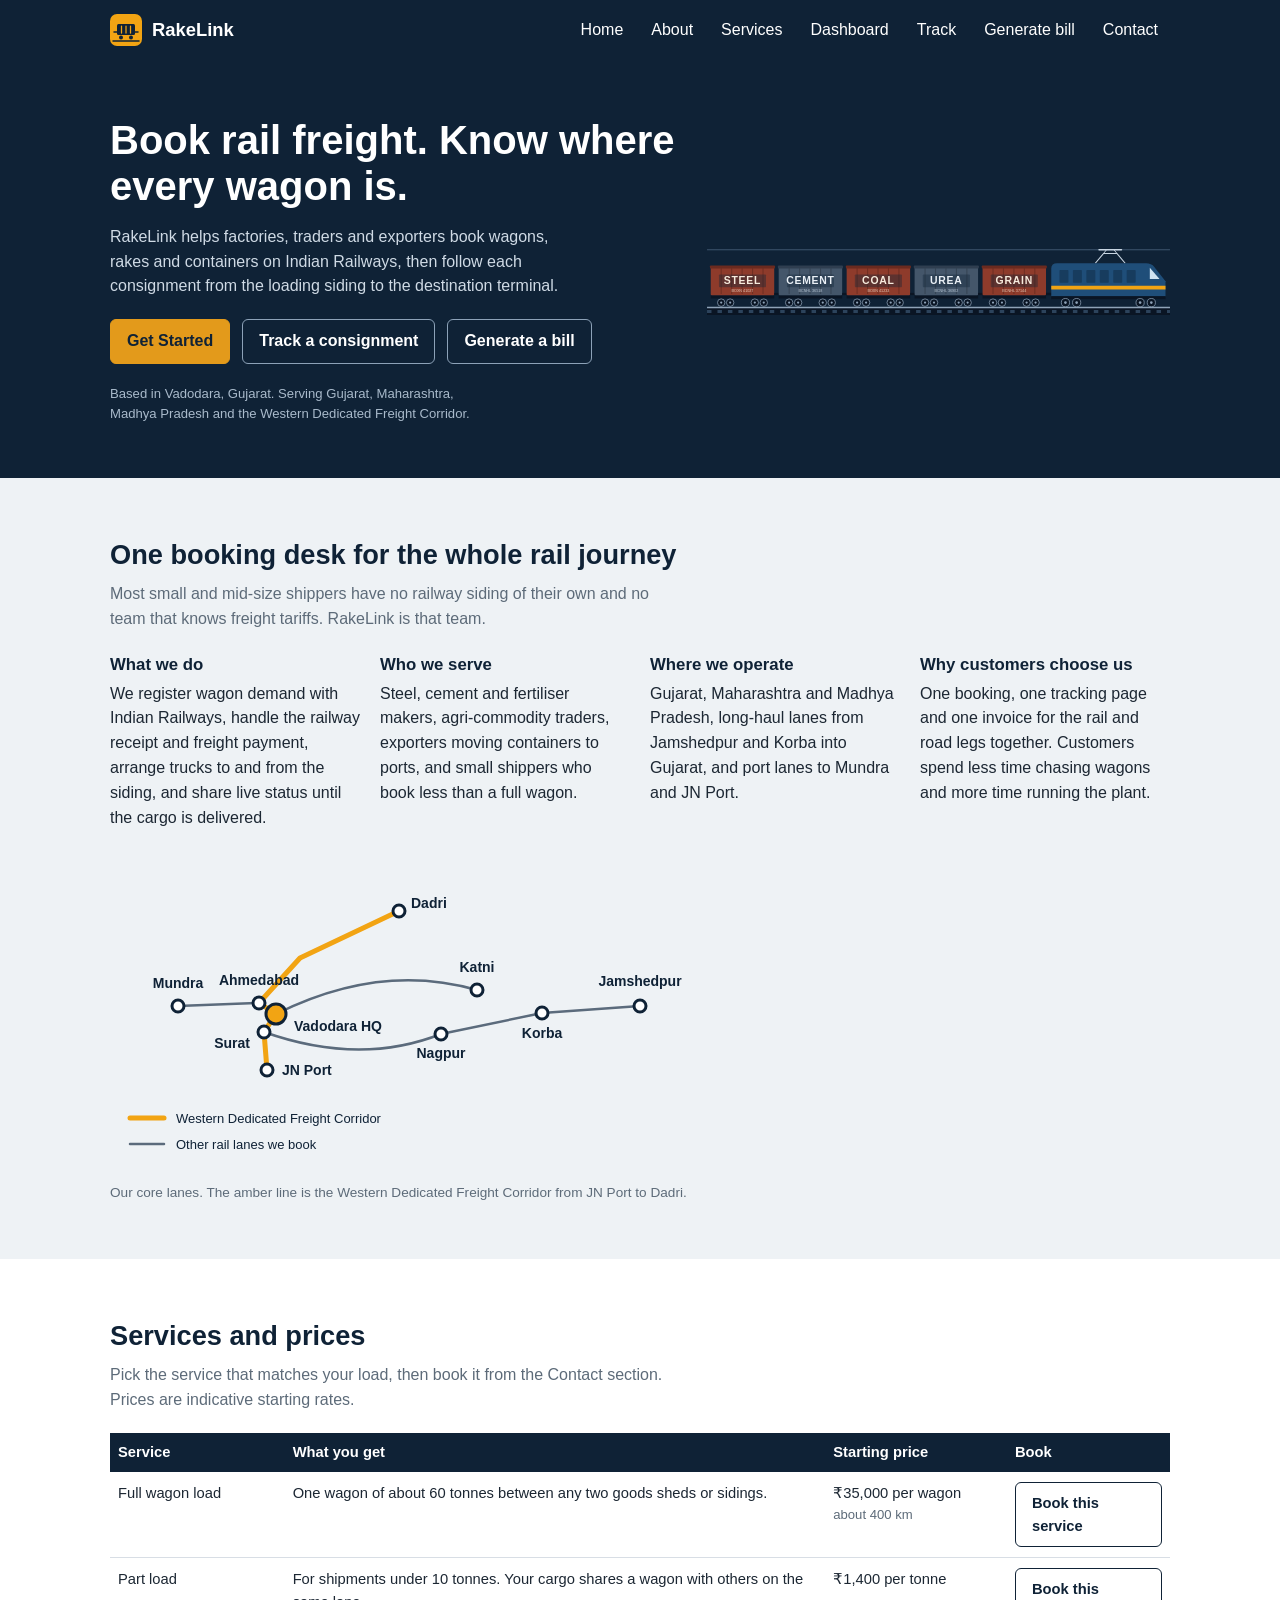
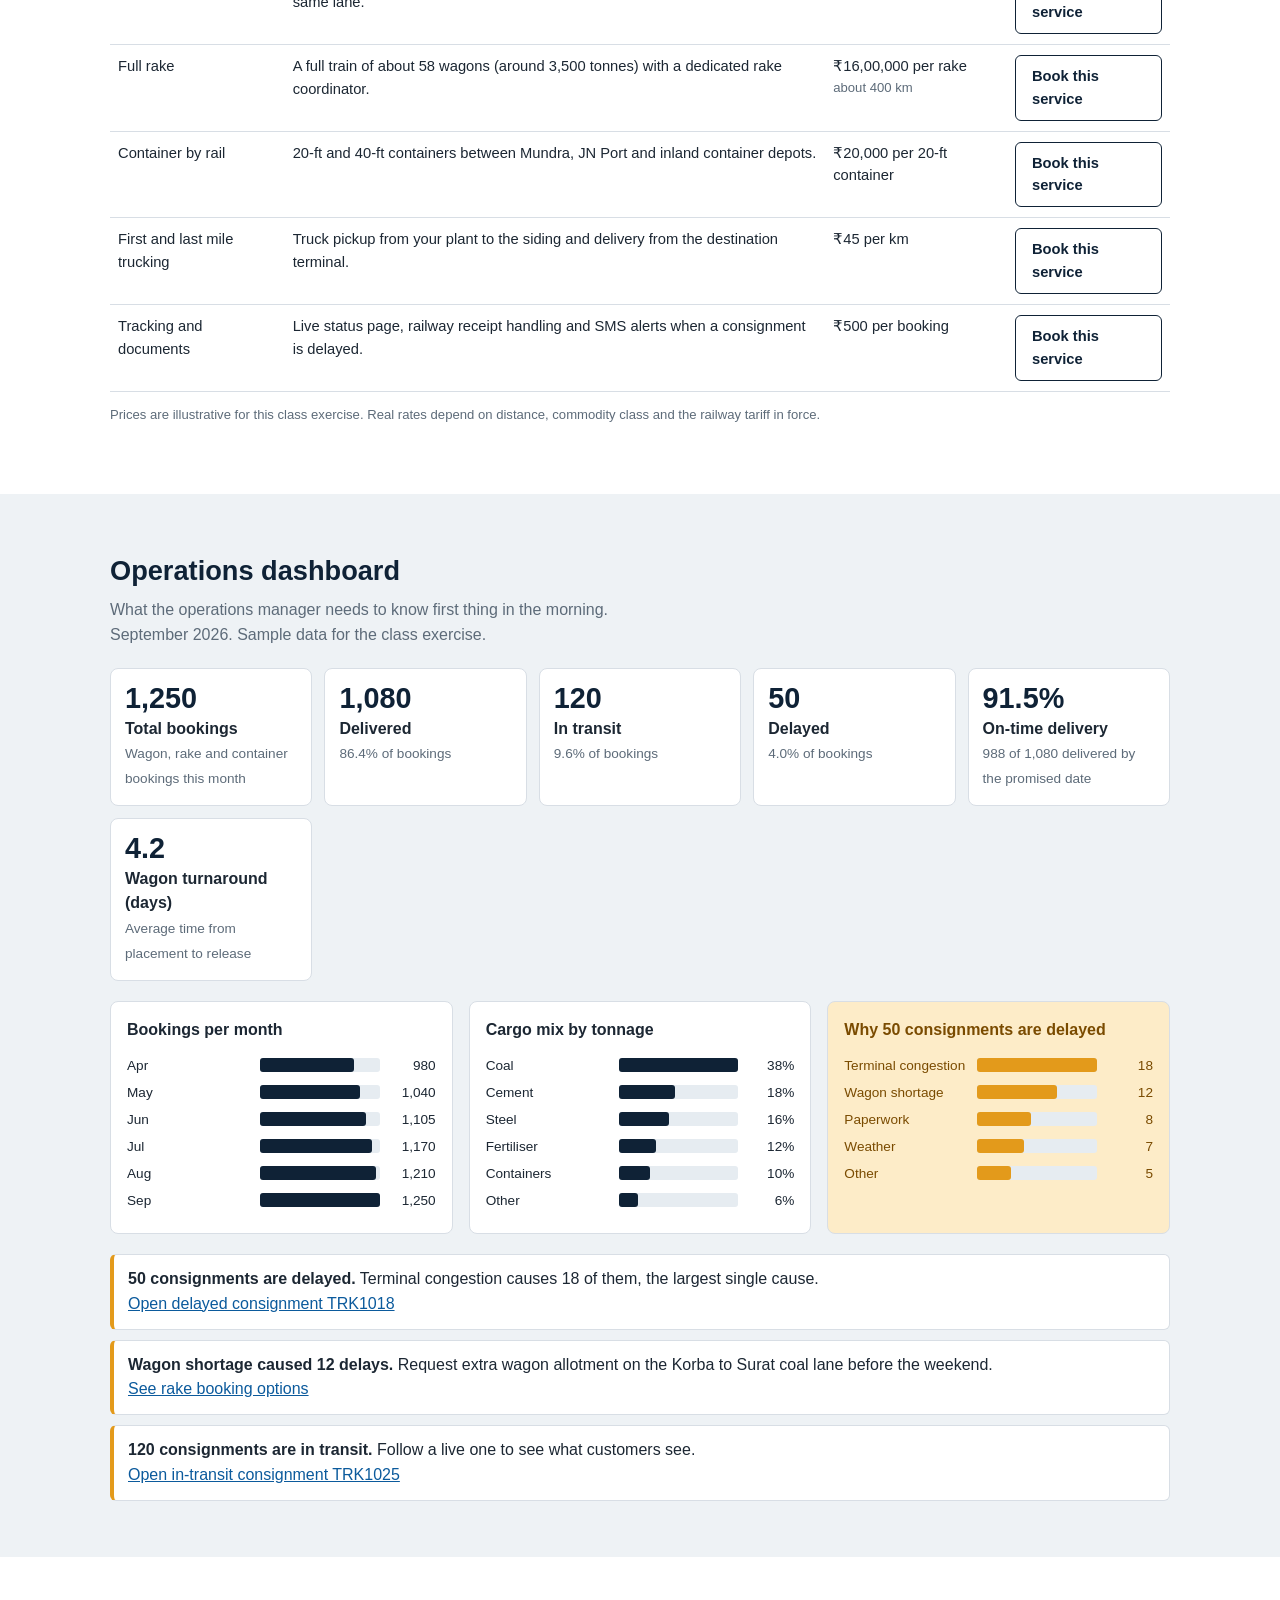
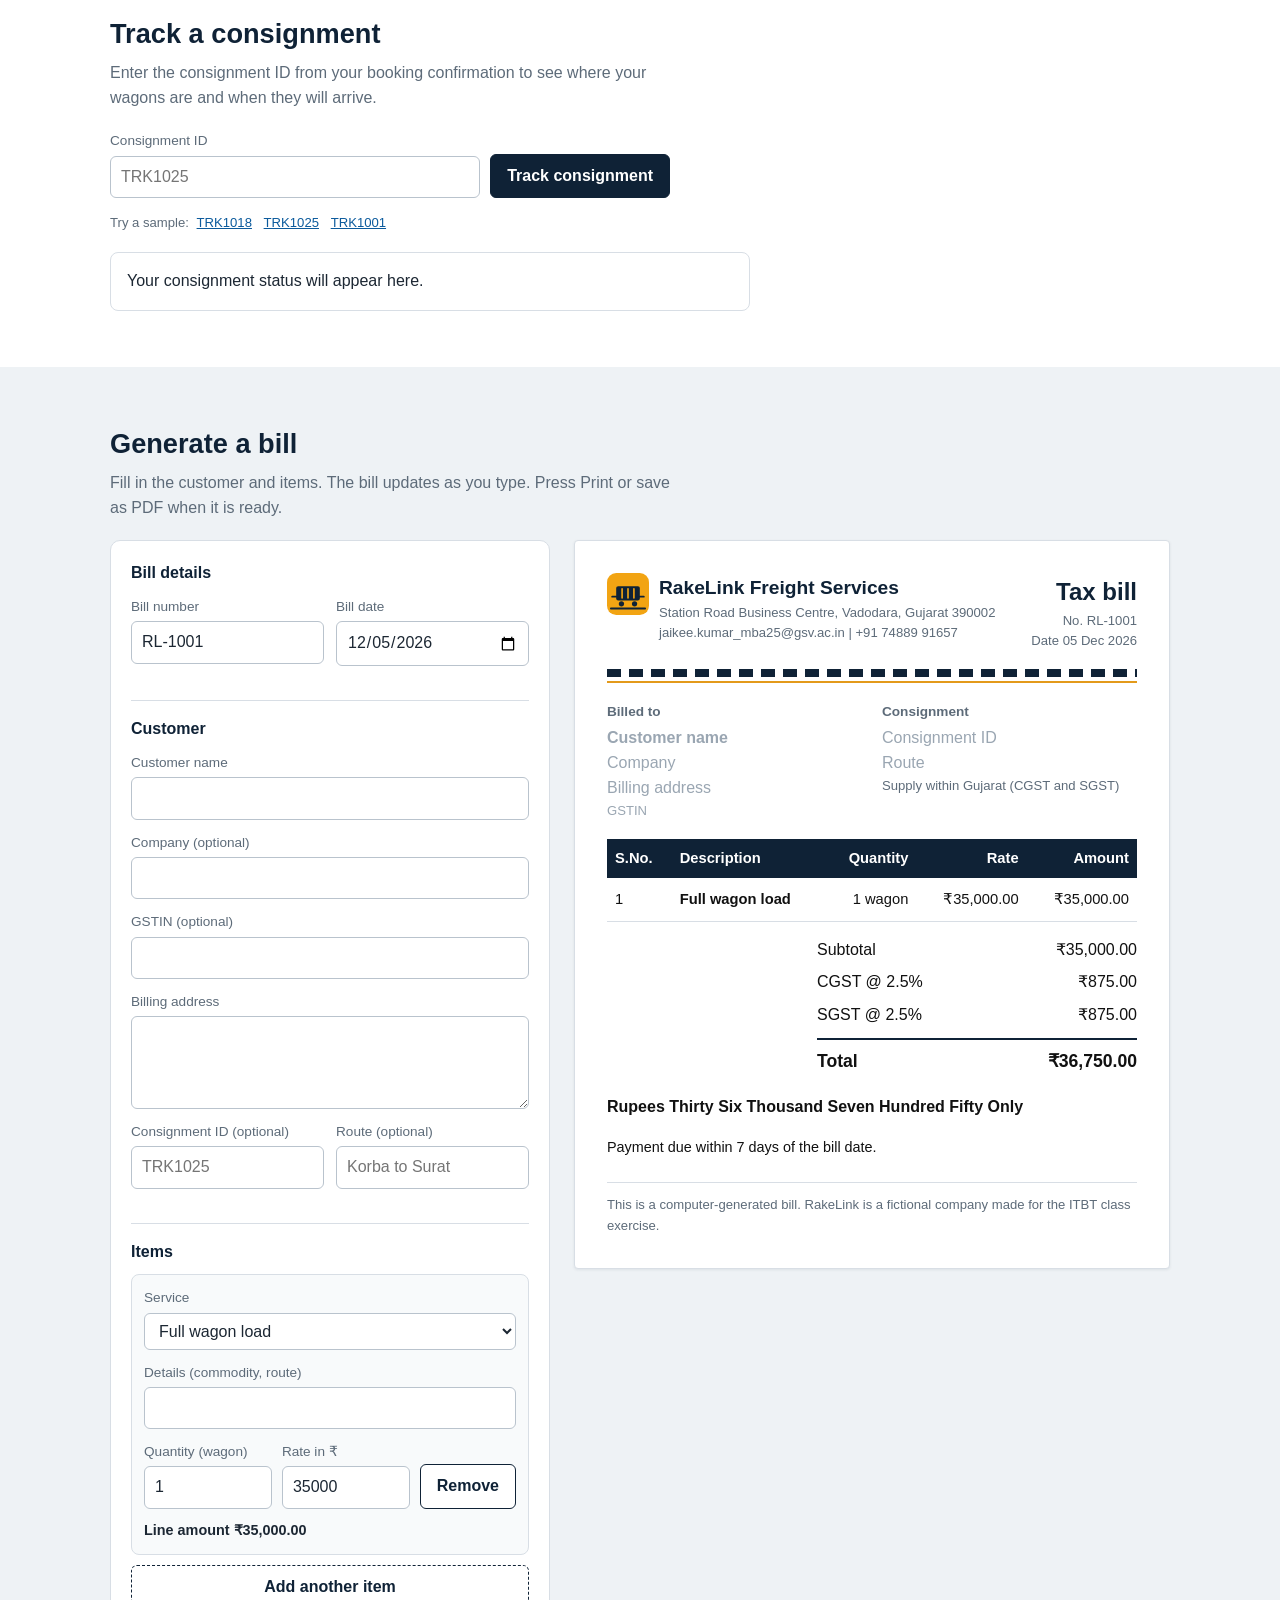
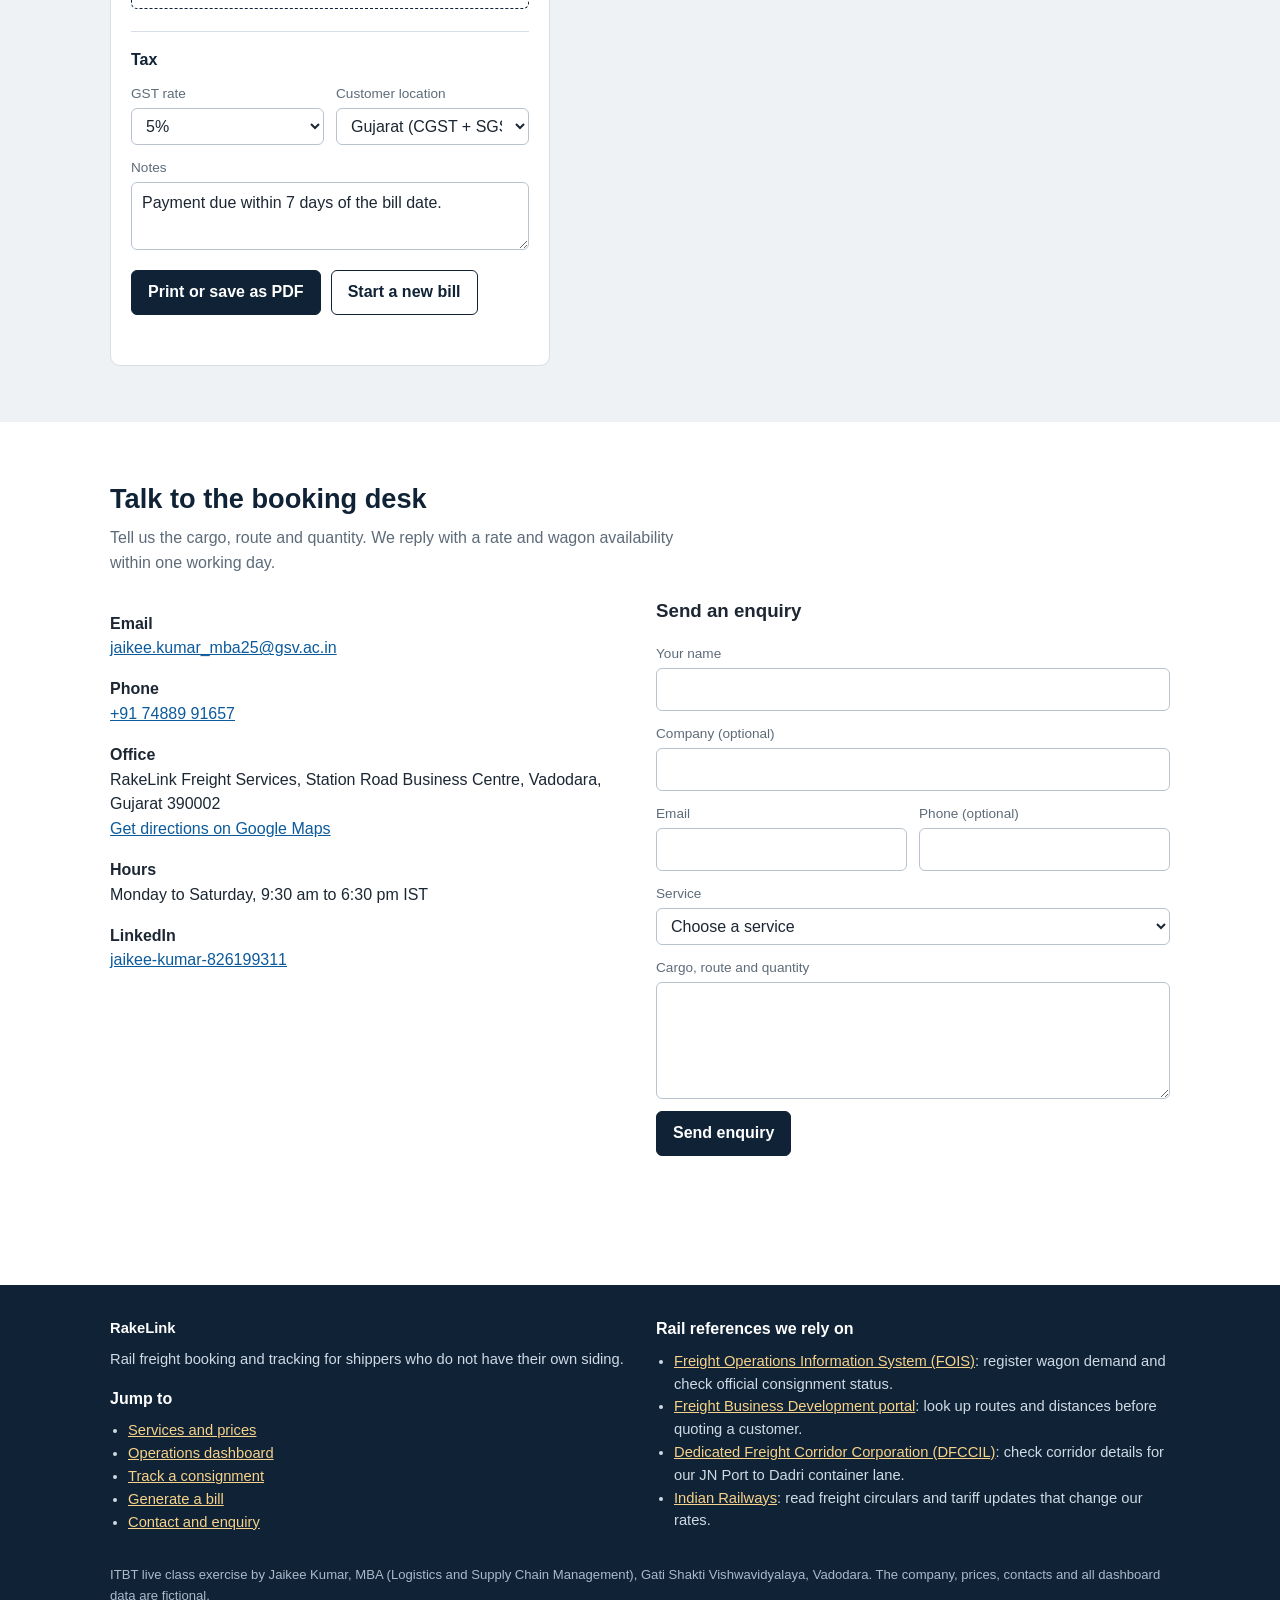
<file: index.html>
<!DOCTYPE html>
<html lang="en">
<head>
<meta charset="utf-8">
<meta name="viewport" content="width=device-width, initial-scale=1">
<meta name="description" content="RakeLink books wagons, rakes and containers on Indian Railways and tracks every consignment from the loading siding to the destination terminal.">
<meta name="theme-color" content="#0F2236">
<title>RakeLink | Rail freight booking and tracking</title>
<link rel="icon" href="images/logo.svg">
<style>
:root{--navy:#0F2236;--amber:#E39A1B;--ink:#1c2733;--muted:#5d6b79;--line:#d8dee5;--bg:#eef2f5}
*{box-sizing:border-box}
html{scroll-behavior:smooth;scroll-padding-top:72px}
@media(prefers-reduced-motion:reduce){html{scroll-behavior:auto}}
body{margin:0;font:16px/1.55 "Segoe UI",Roboto,Helvetica,Arial,sans-serif;color:var(--ink);background:#fff}
img{max-width:100%;height:auto}
a{color:#0b5a9c}
.skip{position:absolute;left:-999px}.skip:focus{left:8px;top:8px;background:#fff;padding:8px;z-index:9}
.wrap{max-width:1100px;margin:auto;padding:0 20px}
section{padding:56px 0}
.alt{background:var(--bg)}
section h2{font-size:1.7rem;margin:0 0 6px;color:var(--navy)}
.lead{color:var(--muted);margin:0 0 20px;max-width:65ch}
.small{font-size:.82rem;color:var(--muted)}
/* header */
.site-head{position:sticky;top:0;z-index:5;background:var(--navy)}
.site-head .in{max-width:1100px;margin:auto;padding:10px 20px;display:flex;align-items:center;justify-content:space-between;gap:12px;flex-wrap:wrap}
.brand{display:flex;align-items:center;gap:10px;color:#fff;text-decoration:none;font-weight:700;font-size:1.15rem}
.brand img{height:32px;width:auto}
nav{display:flex;gap:4px;flex-wrap:wrap}
nav a{color:#fff;text-decoration:none;padding:8px 12px;border-radius:6px}
nav a:hover{background:#1b3a58}
.menu{display:none;font:inherit;color:#fff;background:none;border:1px solid #5b7189;border-radius:6px;padding:6px 14px;cursor:pointer}
@media(max-width:800px){.menu{display:block}nav{display:none;width:100%;flex-direction:column}nav.open{display:flex}}
/* hero */
.hero{background:var(--navy);color:#fff;padding:56px 0 40px}
.hero .wrap{display:grid;grid-template-columns:1.1fr .9fr;gap:32px;align-items:center}
.hero h1{font-size:2.5rem;line-height:1.15;margin:0 0 14px}
.hero p{color:#cfdae5;max-width:52ch}
@media(max-width:800px){.hero .wrap{grid-template-columns:1fr}.hero h1{font-size:2rem}}
.btns{display:flex;gap:12px;flex-wrap:wrap;margin:20px 0}
.btn{display:inline-block;font:inherit;font-weight:600;padding:9px 16px;border-radius:6px;border:1px solid var(--navy);background:#fff;color:var(--navy);cursor:pointer;text-decoration:none}
.btn:hover{background:#e8eef4}
.btn.primary{background:var(--navy);color:#fff}.btn.primary:hover{background:#1b3a58}
.btn.amber{background:var(--amber);border-color:var(--amber);color:var(--navy)}.btn.amber:hover{background:#f0ab35}
.btn.ghost{background:none;border-color:#8da2b8;color:#fff}.btn.ghost:hover{background:#1b3a58}
.btn.add{border-style:dashed;width:100%}
a:focus-visible,button:focus-visible,input:focus-visible,select:focus-visible,textarea:focus-visible{outline:3px solid var(--amber);outline-offset:1px}
.sleepers{height:8px;margin-top:28px;background:repeating-linear-gradient(90deg,#fff 0 14px,transparent 14px 22px);opacity:.5}
/* about */
.blks{display:grid;grid-template-columns:repeat(auto-fit,minmax(240px,1fr));gap:20px;margin:20px 0 28px}
.blks h3{margin:0 0 4px;font-size:1.05rem;color:var(--navy)}.blks p{margin:0}
figure{margin:0}figcaption{font-size:.85rem;color:var(--muted);margin-top:6px}
/* tables */
.tw{overflow-x:auto}
table{width:100%;border-collapse:collapse;font-size:.92rem}
th{background:var(--navy);color:#fff;text-align:left;padding:8px;font-weight:600;-webkit-print-color-adjust:exact;print-color-adjust:exact}
td{padding:10px 8px;border-bottom:1px solid var(--line);vertical-align:top}
.num{text-align:right;font-variant-numeric:tabular-nums;white-space:nowrap}
/* dashboard */
.kpis{display:grid;grid-template-columns:repeat(auto-fit,minmax(170px,1fr));gap:12px;margin:20px 0}
.kpi{background:#fff;border:1px solid var(--line);border-radius:8px;padding:14px}
.kpi b{display:block;font-size:1.8rem;color:var(--navy);line-height:1.1}
.kpi strong{display:block;margin-top:2px}.kpi span{font-size:.85rem;color:var(--muted)}
.charts{display:grid;grid-template-columns:repeat(auto-fit,minmax(290px,1fr));gap:16px}
.chart{background:#fff;border:1px solid var(--line);border-radius:8px;padding:16px}
.chart h3{margin:0 0 12px;font-size:1rem}
.bar{display:grid;grid-template-columns:125px 1fr 48px;gap:8px;align-items:center;font-size:.85rem;margin-bottom:6px}
.bar span{display:block;background:#e6ecf1;border-radius:3px}
.bar i{display:block;height:14px;background:var(--navy);border-radius:3px}
.chart.warn .bar i{background:var(--amber)}
.bar em{font-style:normal;text-align:right;font-variant-numeric:tabular-nums}
.attn{list-style:none;padding:0;margin:20px 0 0;display:grid;gap:10px}
.attn li{background:#fff;border:1px solid var(--line);border-left:4px solid var(--amber);border-radius:6px;padding:12px 14px}
/* forms */
label{display:block;font-size:.85rem;color:var(--muted);margin-bottom:12px}
input,select,textarea{display:block;width:100%;margin-top:4px;font:inherit;font-size:1rem;padding:8px 10px;border:1px solid #b9c3cd;border-radius:6px;background:#fff;color:var(--ink)}
textarea{resize:vertical}
.row{display:grid;grid-template-columns:1fr 1fr;gap:12px}
.link{font:inherit;background:none;border:0;color:#0b5a9c;text-decoration:underline;cursor:pointer;padding:2px 4px}
/* track */
.trackbox{display:flex;gap:10px;align-items:flex-end;flex-wrap:wrap;max-width:560px}
.trackbox label{flex:1;min-width:200px;margin:0}
.result{margin-top:16px;max-width:640px;background:#fff;border:1px solid var(--line);border-radius:8px;padding:16px}
.badge{display:inline-block;padding:2px 10px;border-radius:99px;font-weight:600;font-size:.85rem}
.ok{background:#d9f2e1;color:#12602e}.warn{background:#fdecc8;color:#7a4b00}.bad{background:#fbdad7;color:#8a1c14}
.prog{height:8px;background:#e6ecf1;border-radius:4px;margin:12px 0}.prog i{display:block;height:100%;background:var(--navy);border-radius:4px}
.kv{display:grid;grid-template-columns:110px 1fr;gap:4px 12px;margin:0}.kv dt{color:var(--muted)}.kv dd{margin:0}
/* contact + footer */
.cols{display:grid;grid-template-columns:1fr 1fr;gap:32px}
@media(max-width:800px){.cols{grid-template-columns:minmax(0,1fr)}}
iframe{width:100%;height:220px;border:0;border-radius:8px;margin-top:12px}
.site-foot{background:var(--navy);color:#cfdae5;padding:32px 0;font-size:.92rem}
.site-foot a{color:#f6d28a}.site-foot h2{color:#fff;font-size:1rem;margin:0 0 8px}
.site-foot ul{padding-left:18px;margin:0}.site-foot p{margin:0 0 8px}
/* bill */
.bl{display:grid;grid-template-columns:minmax(0,440px) minmax(0,1fr);gap:24px;align-items:start}
@media(max-width:900px){.bl{grid-template-columns:minmax(0,1fr)}}
.panel{background:#fff;border:1px solid var(--line);border-radius:10px;padding:20px}
.panel h2{font-size:1rem;margin:22px 0 10px;padding-top:16px;border-top:1px solid var(--line)}
.panel h2:first-child{margin-top:0;padding-top:0;border:0}
.item{border:1px solid var(--line);border-radius:8px;padding:12px;margin-bottom:10px;background:#f8fafb}
.row3{display:grid;grid-template-columns:1fr 1fr auto;gap:10px;align-items:end}.row3 label{margin-bottom:0}
.amt{margin:10px 0 0;font-size:.9rem;font-weight:600}
.actions{display:flex;gap:10px;flex-wrap:wrap;margin-top:20px}
.msg{min-height:1.4em;margin:10px 0 0;color:#b3261e;font-size:.9rem}
.paper{background:#fff;border:1px solid var(--line);border-radius:4px;padding:32px;box-shadow:0 1px 3px rgba(15,34,54,.08);color:#111;min-width:0}
.ph{display:flex;justify-content:space-between;gap:16px;flex-wrap:wrap}
.co{display:flex;gap:10px;align-items:flex-start}.co img{height:42px;width:auto}.co b{font-size:1.2rem;color:var(--navy)}
.title{text-align:right}.title .t{font-size:1.5rem;font-weight:700;color:var(--navy);margin:0}
.track{height:8px;margin:18px 0 4px;background:repeating-linear-gradient(90deg,var(--navy) 0 14px,transparent 14px 22px);-webkit-print-color-adjust:exact;print-color-adjust:exact}
.rail{height:2px;background:var(--amber);margin-bottom:18px;-webkit-print-color-adjust:exact;print-color-adjust:exact}
.meta{display:grid;grid-template-columns:1fr 1fr;gap:20px;margin-bottom:18px}
.meta h3{margin:0 0 4px;font-size:.85rem;color:var(--muted);font-weight:600}.meta p{margin:0;white-space:pre-line}
.empty{color:#9aa6b2}
.totals{margin:12px 0 0 auto;width:min(320px,100%)}
.totals div{display:flex;justify-content:space-between;gap:12px;padding:4px 0;font-variant-numeric:tabular-nums}
.totals .grand{border-top:2px solid var(--navy);margin-top:6px;padding-top:8px;font-weight:700;font-size:1.1rem}
.words{margin:16px 0 0;font-weight:600}.notes{margin:16px 0 0;white-space:pre-line;font-size:.9rem}
.foot{margin:24px 0 0;padding-top:12px;border-top:1px solid var(--line)}
@media(max-width:520px){.paper{padding:18px}.meta{grid-template-columns:1fr}.title{text-align:left}}
@page{size:A4;margin:14mm}
@media print{
  .skip,.site-head,.site-foot,main>section:not(#bill),#bill .intro,#bill .panel{display:none}
  #bill{padding:0;background:#fff}#bill .wrap{max-width:none;padding:0}
  .bl{display:block}.paper{border:0;box-shadow:none;padding:0}.empty{visibility:hidden}
}
</style>
</head>
<body>
<a class="skip" href="#main">Skip to content</a>
<header class="site-head" id="home"><div class="in">
  <a class="brand" href="#home"><img src="images/logo.svg" alt="">RakeLink</a>
  <button class="menu" id="menu" type="button" aria-expanded="false" aria-controls="nav">Menu</button>
  <nav id="nav" aria-label="Main">
    <a href="#home">Home</a><a href="#about">About</a><a href="#services">Services</a><a href="#dashboard">Dashboard</a><a href="#track">Track</a><a href="#bill">Generate bill</a><a href="#contact">Contact</a>
  </nav>
</div></header>

<main id="main">
<section class="hero"><div class="wrap">
  <div>
    <h1>Book rail freight. Know where every wagon is.</h1>
    <p>RakeLink helps factories, traders and exporters book wagons, rakes and containers on Indian Railways, then follow each consignment from the loading siding to the destination terminal.</p>
    <div class="btns"><a class="btn amber" href="#services">Get Started</a><a class="btn ghost" href="#track">Track a consignment</a><a class="btn ghost" href="#bill">Generate a bill</a></div>
    <p class="small" style="color:#a9bacb">Based in Vadodara, Gujarat. Serving Gujarat, Maharashtra, Madhya Pradesh and the Western Dedicated Freight Corridor.</p>
  </div>
  <img src="images/hero-train.svg" alt="Illustration of a freight train">
</div></section>

<section class="alt" id="about"><div class="wrap">
  <h2>One booking desk for the whole rail journey</h2>
  <p class="lead">Most small and mid-size shippers have no railway siding of their own and no team that knows freight tariffs. RakeLink is that team.</p>
  <div class="blks">
    <div><h3>What we do</h3><p>We register wagon demand with Indian Railways, handle the railway receipt and freight payment, arrange trucks to and from the siding, and share live status until the cargo is delivered.</p></div>
    <div><h3>Who we serve</h3><p>Steel, cement and fertiliser makers, agri-commodity traders, exporters moving containers to ports, and small shippers who book less than a full wagon.</p></div>
    <div><h3>Where we operate</h3><p>Gujarat, Maharashtra and Madhya Pradesh, long-haul lanes from Jamshedpur and Korba into Gujarat, and port lanes to Mundra and JN Port.</p></div>
    <div><h3>Why customers choose us</h3><p>One booking, one tracking page and one invoice for the rail and road legs together. Customers spend less time chasing wagons and more time running the plant.</p></div>
  </div>
  <figure><img src="images/network-map.svg" alt="Schematic map of RakeLink core rail lanes linking Jamshedpur, Korba, Katni, Nagpur, Surat, Vadodara, Ahmedabad, Mundra, JN Port and Dadri"><figcaption>Our core lanes. The amber line is the Western Dedicated Freight Corridor from JN Port to Dadri.</figcaption></figure>
</div></section>

<section id="services"><div class="wrap">
  <h2>Services and prices</h2>
  <p class="lead">Pick the service that matches your load, then book it from the Contact section. Prices are indicative starting rates.</p>
  <div class="tw"><table><thead><tr><th>Service</th><th>What you get</th><th>Starting price</th><th>Book</th></tr></thead><tbody id="svcRows"></tbody></table></div>
  <p class="small">Prices are illustrative for this class exercise. Real rates depend on distance, commodity class and the railway tariff in force.</p>
</div></section>

<section class="alt" id="dashboard"><div class="wrap">
  <h2>Operations dashboard</h2>
  <p class="lead">What the operations manager needs to know first thing in the morning. September 2026. Sample data for the class exercise.</p>
  <div class="kpis">
    <div class="kpi"><b>1,250</b><strong>Total bookings</strong><span>Wagon, rake and container bookings this month</span></div>
    <div class="kpi"><b>1,080</b><strong>Delivered</strong><span>86.4% of bookings</span></div>
    <div class="kpi"><b>120</b><strong>In transit</strong><span>9.6% of bookings</span></div>
    <div class="kpi"><b>50</b><strong>Delayed</strong><span>4.0% of bookings</span></div>
    <div class="kpi"><b>91.5%</b><strong>On-time delivery</strong><span>988 of 1,080 delivered by the promised date</span></div>
    <div class="kpi"><b>4.2</b><strong>Wagon turnaround (days)</strong><span>Average time from placement to release</span></div>
  </div>
  <div class="charts">
    <div class="chart"><h3>Bookings per month</h3><div id="cMonth"></div></div>
    <div class="chart"><h3>Cargo mix by tonnage</h3><div id="cMix"></div></div>
    <div class="chart warn"><h3>Why 50 consignments are delayed</h3><div id="cDelay"></div></div>
  </div>
  <ul class="attn">
    <li><b>50 consignments are delayed.</b> Terminal congestion causes 18 of them, the largest single cause.<br><a href="#track" data-id="TRK1018">Open delayed consignment TRK1018</a></li>
    <li><b>Wagon shortage caused 12 delays.</b> Request extra wagon allotment on the Korba to Surat coal lane before the weekend.<br><a href="#services">See rake booking options</a></li>
    <li><b>120 consignments are in transit.</b> Follow a live one to see what customers see.<br><a href="#track" data-id="TRK1025">Open in-transit consignment TRK1025</a></li>
  </ul>
</div></section>

<section id="track"><div class="wrap">
  <h2>Track a consignment</h2>
  <p class="lead">Enter the consignment ID from your booking confirmation to see where your wagons are and when they will arrive.</p>
  <form class="trackbox" id="tForm">
    <label>Consignment ID<input id="tId" type="text" placeholder="TRK1025" autocomplete="off"></label>
    <button class="btn primary" type="submit">Track consignment</button>
  </form>
  <p class="small">Try a sample:
    <button class="link" type="button" data-id="TRK1018">TRK1018</button>
    <button class="link" type="button" data-id="TRK1025">TRK1025</button>
    <button class="link" type="button" data-id="TRK1001">TRK1001</button></p>
  <div class="result" id="tOut" aria-live="polite">Your consignment status will appear here.</div>
</div></section>

<section class="alt" id="bill"><div class="wrap">
  <div class="intro">
    <h2>Generate a bill</h2>
    <p class="lead">Fill in the customer and items. The bill updates as you type. Press Print or save as PDF when it is ready.</p>
  </div>
  <div class="bl">
    <div class="panel">
      <h2>Bill details</h2>
      <div class="row">
        <label>Bill number<input id="iNo" type="text"></label>
        <label>Bill date<input id="iDate" type="date"></label>
      </div>
      <h2>Customer</h2>
      <label>Customer name<input id="cName" type="text" autocomplete="off"></label>
      <label>Company (optional)<input id="cCo" type="text" autocomplete="off"></label>
      <label>GSTIN (optional)<input id="cGst" type="text" maxlength="15" autocomplete="off"></label>
      <label>Billing address<textarea id="cAddr" rows="3"></textarea></label>
      <div class="row">
        <label>Consignment ID (optional)<input id="cTrk" type="text" placeholder="TRK1025"></label>
        <label>Route (optional)<input id="cRoute" type="text" placeholder="Korba to Surat"></label>
      </div>
      <h2>Items</h2>
      <div id="items"></div>
      <button type="button" class="btn add" id="addItem">Add another item</button>
      <h2>Tax</h2>
      <div class="row">
        <label>GST rate<select id="gst"><option value="5" selected>5%</option><option value="12">12%</option><option value="18">18%</option><option value="0">0%</option></select></label>
        <label>Customer location<select id="tax"><option value="intra" selected>Gujarat (CGST + SGST)</option><option value="igst">Outside Gujarat (IGST)</option></select></label>
      </div>
      <label>Notes<textarea id="notes" rows="2">Payment due within 7 days of the bill date.</textarea></label>
      <div class="actions">
        <button type="button" class="btn primary" id="print">Print or save as PDF</button>
        <button type="button" class="btn" id="reset">Start a new bill</button>
      </div>
      <p class="msg" id="bmsg" role="status"></p>
    </div>

    <div class="paper" id="invoice" aria-label="Bill preview">
      <div class="ph">
        <div class="co"><img src="images/logo.svg" alt="">
          <div><b>RakeLink Freight Services</b>
          <div class="small">Station Road Business Centre, Vadodara, Gujarat 390002<br>jaikee.kumar_mba25@gsv.ac.in | +91 74889 91657</div></div>
        </div>
        <div class="title"><p class="t">Tax bill</p><div class="small">No. <span id="pNo"></span><br>Date <span id="pDate"></span></div></div>
      </div>
      <div class="track"></div><div class="rail"></div>
      <div class="meta">
        <div><h3>Billed to</h3><p><b id="pName"></b></p><p id="pCo"></p><p id="pAddr"></p><p class="small" id="pGstin"></p></div>
        <div><h3>Consignment</h3><p id="pTrk"></p><p id="pRoute"></p><p class="small" id="pSupply"></p></div>
      </div>
      <div class="tw"><table>
        <thead><tr><th>S.No.</th><th>Description</th><th class="num">Quantity</th><th class="num">Rate</th><th class="num">Amount</th></tr></thead>
        <tbody id="pRows"></tbody>
      </table></div>
      <div class="totals">
        <div><span>Subtotal</span><span id="tSub"></span></div>
        <div id="rC"><span id="lC"></span><span id="tC"></span></div>
        <div id="rS"><span id="lS"></span><span id="tS"></span></div>
        <div id="rI"><span id="lI"></span><span id="tI"></span></div>
        <div class="grand"><span>Total</span><span id="tGrand"></span></div>
      </div>
      <p class="words" id="pWords"></p>
      <p class="notes" id="pNotes"></p>
      <p class="small foot">This is a computer-generated bill. RakeLink is a fictional company made for the ITBT class exercise.</p>
    </div>
  </div>
</div></section>

<section id="contact"><div class="wrap">
  <h2>Talk to the booking desk</h2>
  <p class="lead">Tell us the cargo, route and quantity. We reply with a rate and wagon availability within one working day.</p>
  <div class="cols">
    <div>
      <p><b>Email</b><br><a href="mailto:jaikee.kumar_mba25@gsv.ac.in?subject=Rail%20freight%20enquiry">jaikee.kumar_mba25@gsv.ac.in</a></p>
      <p><b>Phone</b><br><a href="tel:+917488991657">+91 74889 91657</a></p>
      <p><b>Office</b><br>RakeLink Freight Services, Station Road Business Centre, Vadodara, Gujarat 390002<br><a href="https://www.google.com/maps/search/?api=1&amp;query=Vadodara+Junction+Railway+Station">Get directions on Google Maps</a></p>
      <p><b>Hours</b><br>Monday to Saturday, 9:30 am to 6:30 pm IST</p>
      <p><b>LinkedIn</b><br><a href="https://www.linkedin.com/">jaikee-kumar-826199311</a></p>
      <iframe title="Map of Vadodara Junction Railway Station" loading="lazy" src="https://www.google.com/maps?q=Vadodara+Junction+Railway+Station&amp;output=embed"></iframe>
    </div>
    <form id="eForm">
      <h3 style="margin-top:0">Send an enquiry</h3>
      <label>Your name<input id="eName" type="text" required></label>
      <label>Company (optional)<input id="eCo" type="text"></label>
      <div class="row">
        <label>Email<input id="eMail" type="email" required></label>
        <label>Phone (optional)<input id="ePhone" type="tel"></label>
      </div>
      <label>Service<select id="eSvc" required></select></label>
      <label>Cargo, route and quantity<textarea id="eMsg" rows="4" required></textarea></label>
      <button class="btn primary" type="submit">Send enquiry</button>
      <p class="small" id="emsg" role="status"></p>
    </form>
  </div>
</div></section>
</main>

<footer class="site-foot"><div class="wrap cols">
  <div>
    <p><b style="color:#fff">RakeLink</b></p>
    <p>Rail freight booking and tracking for shippers who do not have their own siding.</p>
    <h2 style="margin-top:16px">Jump to</h2>
    <ul><li><a href="#services">Services and prices</a></li><li><a href="#dashboard">Operations dashboard</a></li><li><a href="#track">Track a consignment</a></li><li><a href="#bill">Generate a bill</a></li><li><a href="#contact">Contact and enquiry</a></li></ul>
  </div>
  <div>
    <h2>Rail references we rely on</h2>
    <ul>
      <li><a href="https://www.fois.indianrail.gov.in/">Freight Operations Information System (FOIS)</a>: register wagon demand and check official consignment status.</li>
      <li><a href="https://www.fois.indianrail.gov.in/RailSAHAY/index.jsp">Freight Business Development portal</a>: look up routes and distances before quoting a customer.</li>
      <li><a href="https://dfccil.com/">Dedicated Freight Corridor Corporation (DFCCIL)</a>: check corridor details for our JN Port to Dadri container lane.</li>
      <li><a href="https://indianrailways.gov.in/">Indian Railways</a>: read freight circulars and tariff updates that change our rates.</li>
    </ul>
  </div>
  <p class="small" style="grid-column:1/-1;color:#a9bacb">ITBT live class exercise by Jaikee Kumar, MBA (Logistics and Supply Chain Management), Gati Shakti Vishwavidyalaya, Vadodara. The company, prices, contacts and all dashboard data are fictional.</p>
</div></footer>

<script>
(function () {
  var $ = function (id) { return document.getElementById(id); };
  function el(t, x, c) { var e = document.createElement(t); if (x != null) e.textContent = x; if (c) e.className = c; return e; }
  var SERVICES = [
    { id: 'fwl', name: 'Full wagon load', desc: 'One wagon of about 60 tonnes between any two goods sheds or sidings.', unit: 'wagon', rate: 35000, note: 'about 400 km' },
    { id: 'pl', name: 'Part load', desc: 'For shipments under 10 tonnes. Your cargo shares a wagon with others on the same lane.', unit: 'tonne', rate: 1400 },
    { id: 'fr', name: 'Full rake', desc: 'A full train of about 58 wagons (around 3,500 tonnes) with a dedicated rake coordinator.', unit: 'rake', rate: 1600000, note: 'about 400 km' },
    { id: 'cr', name: 'Container by rail', desc: '20-ft and 40-ft containers between Mundra, JN Port and inland container depots.', unit: '20-ft container', rate: 20000 },
    { id: 'trk', name: 'First and last mile trucking', desc: 'Truck pickup from your plant to the siding and delivery from the destination terminal.', unit: 'km', rate: 45 },
    { id: 'doc', name: 'Tracking and documents', desc: 'Live status page, railway receipt handling and SMS alerts when a consignment is delayed.', unit: 'booking', rate: 500 },
    { id: 'cus', name: 'Other charge', unit: 'unit', rate: 0 }
  ];
  var svc = function (id) { return SERVICES.filter(function (s) { return s.id === id; })[0]; };
  var rs = function (p) { return '\u20B9' + (p / 100).toLocaleString('en-IN', { minimumFractionDigits: 2, maximumFractionDigits: 2 }); };

  /* menu */
  $('menu').addEventListener('click', function () { var o = $('nav').classList.toggle('open'); this.setAttribute('aria-expanded', o); });
  $('nav').addEventListener('click', function (e) { if (e.target.tagName === 'A') { $('nav').classList.remove('open'); $('menu').setAttribute('aria-expanded', 'false'); } });

  /* services table and enquiry list */
  var sb = $('svcRows'), sel = $('eSvc');
  sel.appendChild(new Option('Choose a service', ''));
  SERVICES.slice(0, 6).forEach(function (s) {
    var tr = el('tr'), a = el('a', 'Book this service', 'btn'), b = el('td');
    tr.appendChild(el('td', s.name)); tr.appendChild(el('td', s.desc));
    var p = el('td', '\u20B9' + s.rate.toLocaleString('en-IN') + ' per ' + s.unit);
    if (s.note) p.appendChild(el('div', s.note, 'small'));
    tr.appendChild(p);
    a.href = '#contact'; a.setAttribute('data-s', s.id); b.appendChild(a); tr.appendChild(b);
    sb.appendChild(tr);
    sel.appendChild(new Option(s.name, s.id));
  });
  sb.addEventListener('click', function (e) { var s = e.target.getAttribute('data-s'); if (s) sel.value = s; });

  /* dashboard charts (sample data) */
  function bars(id, rows, suffix) {
    var box = $(id), max = Math.max.apply(null, rows.map(function (r) { return r[1]; }));
    rows.forEach(function (r) {
      var d = el('div', null, 'bar'), s = el('span'), i = el('i');
      i.style.width = (r[1] / max * 100) + '%'; s.appendChild(i);
      d.appendChild(el('div', r[0])); d.appendChild(s);
      d.appendChild(el('em', r[1].toLocaleString('en-IN') + (suffix || '')));
      box.appendChild(d);
    });
  }
  bars('cMonth', [['Apr', 980], ['May', 1040], ['Jun', 1105], ['Jul', 1170], ['Aug', 1210], ['Sep', 1250]]);
  bars('cMix', [['Coal', 38], ['Cement', 18], ['Steel', 16], ['Fertiliser', 12], ['Containers', 10], ['Other', 6]], '%');
  bars('cDelay', [['Terminal congestion', 18], ['Wagon shortage', 12], ['Paperwork', 8], ['Weather', 7], ['Other', 5]]);

  /* tracking (sample consignments) */
  var TRK = {
    TRK1018: { st: 'Delayed', cls: 'bad', pct: 55, route: 'Jamshedpur to Vadodara', cargo: 'Steel coils', qty: '3 wagons (about 180 tonnes)', at: 'Nagpur Junction yard', eta: '19 Oct 2026 (2 days late)', note: 'Held at the yard because of terminal congestion.' },
    TRK1025: { st: 'In transit', cls: 'warn', pct: 40, route: 'Korba to Surat', cargo: 'Coal', qty: '1 rake (about 3,500 tonnes)', at: 'Near Katni', eta: '17 Oct 2026', note: 'Running on time.' },
    TRK1001: { st: 'Delivered', cls: 'ok', pct: 100, route: 'Mundra to Dadri', cargo: 'Containers', qty: '12 x 20-ft containers', at: 'Dadri terminal', eta: 'Delivered 9 Oct 2026', note: 'Delivered by the promised date.' }
  };
  function track(id) {
    id = id.trim().toUpperCase();
    var box = $('tOut'), t = TRK[id];
    box.textContent = '';
    if (!id) { box.textContent = 'Enter a consignment ID to see its status.'; return; }
    if (!t) { box.textContent = 'No consignment found for ' + id + '. Check the ID on your booking confirmation or try a sample.'; return; }
    var h = el('p'), pr = el('div', null, 'prog'), i = el('i'), dl = el('dl', null, 'kv');
    h.style.margin = '0'; h.appendChild(el('span', t.st, 'badge ' + t.cls)); h.appendChild(document.createTextNode(' ' + id));
    i.style.width = t.pct + '%'; pr.appendChild(i); pr.setAttribute('role', 'img'); pr.setAttribute('aria-label', t.pct + ' percent of the journey complete');
    [['Route', t.route], ['Cargo', t.cargo], ['Quantity', t.qty], ['Last seen', t.at], ['Arrival', t.eta], ['Note', t.note]].forEach(function (r) { dl.appendChild(el('dt', r[0])); dl.appendChild(el('dd', r[1])); });
    box.appendChild(h); box.appendChild(pr); box.appendChild(dl);
  }
  $('tForm').addEventListener('submit', function (e) { e.preventDefault(); track($('tId').value); });
  document.addEventListener('click', function (e) {
    var a = e.target.closest ? e.target.closest('[data-id]') : null;
    if (a) { $('tId').value = a.getAttribute('data-id'); track(a.getAttribute('data-id')); }
  });

  /* enquiry form: opens the visitor's email app with the details filled in */
  $('eForm').addEventListener('submit', function (e) {
    e.preventDefault();
    var s = svc($('eSvc').value), body =
      'Name: ' + $('eName').value + '\nCompany: ' + $('eCo').value + '\nEmail: ' + $('eMail').value + '\nPhone: ' + $('ePhone').value +
      '\nService: ' + (s ? s.name : '') + '\n\n' + $('eMsg').value;
    $('emsg').textContent = 'Your email app should open with the enquiry ready to send. If it does not, write to jaikee.kumar_mba25@gsv.ac.in.';
    location.href = 'mailto:jaikee.kumar_mba25@gsv.ac.in?subject=' + encodeURIComponent('Rail freight enquiry: ' + (s ? s.name : '')) + '&body=' + encodeURIComponent(body);
  });

  /* ---------- bill generator ---------- */
  var items = [];
  function getSeq() { try { return parseInt(localStorage.getItem('rakelink-bill-seq'), 10) || 1001; } catch (e) { return 1001; } }
  function setSeq(n) { try { localStorage.setItem('rakelink-bill-seq', n); } catch (e) {} }
  function today() { var d = new Date(); d.setMinutes(d.getMinutes() - d.getTimezoneOffset()); return d.toISOString().slice(0, 10); }
  function fmtDate(v) { return v ? new Date(v + 'T00:00:00').toLocaleDateString('en-IN', { day: '2-digit', month: 'short', year: 'numeric' }) : ''; }

  var ONES = ['', 'One', 'Two', 'Three', 'Four', 'Five', 'Six', 'Seven', 'Eight', 'Nine', 'Ten', 'Eleven', 'Twelve', 'Thirteen', 'Fourteen', 'Fifteen', 'Sixteen', 'Seventeen', 'Eighteen', 'Nineteen'];
  var TENS = ['', '', 'Twenty', 'Thirty', 'Forty', 'Fifty', 'Sixty', 'Seventy', 'Eighty', 'Ninety'];
  function two(x) { return x < 20 ? ONES[x] : TENS[Math.floor(x / 10)] + (x % 10 ? ' ' + ONES[x % 10] : ''); }
  function three(x) { return (x > 99 ? ONES[Math.floor(x / 100)] + ' Hundred' + (x % 100 ? ' ' : '') : '') + (x % 100 ? two(x % 100) : ''); }
  function words(n) {
    if (n === 0) return 'Zero';
    var out = '', cr = Math.floor(n / 1e7); n %= 1e7;
    var lk = Math.floor(n / 1e5); n %= 1e5;
    var th = Math.floor(n / 1e3); n %= 1e3;
    if (cr) out += words(cr) + ' Crore ';
    if (lk) out += two(lk) + ' Lakh ';
    if (th) out += two(th) + ' Thousand ';
    if (n) out += three(n);
    return out.trim();
  }
  function inWords(p) { var r = Math.floor(p / 100), q = p % 100; return 'Rupees ' + words(r) + (q ? ' and ' + words(q) + ' Paise' : '') + ' Only'; }
  function put(id, val, ph) { var e = $(id), v = (val || '').trim(); e.textContent = v || ph; e.classList.toggle('empty', !v); }

  function renderEditor() {
    var box = $('items');
    box.textContent = '';
    var opts = SERVICES.map(function (s) { return '<option value="' + s.id + '">' + s.name + '</option>'; }).join('');
    items.forEach(function (it, i) {
      var d = el('div', null, 'item');
      d.setAttribute('data-i', i);
      d.innerHTML =
        '<label>Service<select data-k="svc">' + opts + '</select></label>' +
        '<label>Details (commodity, route)<input data-k="desc" type="text"></label>' +
        '<div class="row3"><label>Quantity (<span class="u"></span>)<input data-k="qty" type="number" min="0" step="any"></label>' +
        '<label>Rate in \u20B9<input data-k="rate" type="number" min="0" step="any"></label>' +
        '<button type="button" class="btn rm">Remove</button></div><p class="amt"></p>';
      box.appendChild(d);
      d.querySelector('[data-k=svc]').value = it.svc;
      d.querySelector('[data-k=desc]').value = it.desc;
      d.querySelector('[data-k=qty]').value = it.qty;
      d.querySelector('[data-k=rate]').value = it.rate;
      d.querySelector('.u').textContent = svc(it.svc).unit;
      d.querySelector('.rm').disabled = items.length === 1;
    });
    update();
  }

  function update() {
    var g = parseFloat($('gst').value) || 0, igst = $('tax').value === 'igst';
    put('pNo', $('iNo').value, '-');
    put('pDate', fmtDate($('iDate').value), '-');
    put('pName', $('cName').value, 'Customer name');
    put('pCo', $('cCo').value, 'Company');
    put('pAddr', $('cAddr').value, 'Billing address');
    put('pGstin', $('cGst').value.trim() ? 'GSTIN ' + $('cGst').value.trim().toUpperCase() : '', 'GSTIN');
    put('pTrk', $('cTrk').value.trim() ? 'Consignment ' + $('cTrk').value.trim() : '', 'Consignment ID');
    put('pRoute', $('cRoute').value.trim() ? 'Route: ' + $('cRoute').value.trim() : '', 'Route');
    $('pSupply').textContent = igst ? 'Interstate supply (IGST)' : 'Supply within Gujarat (CGST and SGST)';
    $('pNotes').textContent = $('notes').value.trim();

    var body = $('pRows'), subP = 0, n = 0;
    body.textContent = '';
    document.querySelectorAll('#items .item').forEach(function (card, i) {
      var it = items[i], p = Math.round((it.qty || 0) * (it.rate || 0) * 100);
      card.querySelector('.amt').textContent = 'Line amount ' + rs(p);
      if (p <= 0) return;
      subP += p; n++;
      var tr = el('tr'), s = svc(it.svc), c2 = el('td');
      c2.appendChild(el('b', s.name));
      if (it.desc.trim()) c2.appendChild(el('div', it.desc.trim(), 'small'));
      tr.appendChild(el('td', n)); tr.appendChild(c2);
      tr.appendChild(el('td', it.qty + ' ' + s.unit, 'num'));
      tr.appendChild(el('td', rs(Math.round(it.rate * 100)), 'num'));
      tr.appendChild(el('td', rs(p), 'num'));
      body.appendChild(tr);
    });
    if (!n) {
      var e = el('tr'), td = el('td', 'Add an item with a quantity and rate.', 'empty');
      td.colSpan = 5; e.appendChild(td); body.appendChild(e);
    }
    var gstP = Math.round(subP * g / 100), half = Math.floor(gstP / 2);
    $('tSub').textContent = rs(subP);
    $('rC').style.display = $('rS').style.display = igst ? 'none' : 'flex';
    $('rI').style.display = igst ? 'flex' : 'none';
    $('lC').textContent = 'CGST @ ' + (g / 2) + '%'; $('tC').textContent = rs(half);
    $('lS').textContent = 'SGST @ ' + (g / 2) + '%'; $('tS').textContent = rs(gstP - half);
    $('lI').textContent = 'IGST @ ' + g + '%'; $('tI').textContent = rs(gstP);
    $('tGrand').textContent = rs(subP + gstP);
    $('pWords').textContent = subP ? inWords(subP + gstP) : '';
  }

  function resetForm() {
    ['cName', 'cCo', 'cGst', 'cAddr', 'cTrk', 'cRoute'].forEach(function (id) { $(id).value = ''; });
    $('iNo').value = 'RL-' + getSeq();
    $('iDate').value = today();
    items = [{ svc: 'fwl', desc: '', qty: 1, rate: 35000 }];
    $('bmsg').textContent = '';
    renderEditor();
  }

  $('items').addEventListener('input', function (ev) {
    var card = ev.target.closest('.item'), k = ev.target.getAttribute('data-k');
    if (!card || !k) return;
    var it = items[+card.getAttribute('data-i')];
    if (k === 'svc') {
      var s = svc(ev.target.value);
      it.svc = s.id; it.rate = s.rate;
      card.querySelector('[data-k=rate]').value = s.rate;
      card.querySelector('.u').textContent = s.unit;
    } else if (k === 'desc') { it.desc = ev.target.value; }
    else { it[k] = parseFloat(ev.target.value) || 0; }
    update();
  });
  $('items').addEventListener('click', function (ev) {
    if (!ev.target.classList.contains('rm')) return;
    items.splice(+ev.target.closest('.item').getAttribute('data-i'), 1);
    renderEditor();
  });
  $('addItem').addEventListener('click', function () {
    items.push({ svc: 'fwl', desc: '', qty: 1, rate: 35000 });
    renderEditor();
    var cards = document.querySelectorAll('#items .item');
    cards[cards.length - 1].querySelector('select').focus();
  });
  ['iNo', 'iDate', 'cName', 'cCo', 'cGst', 'cAddr', 'cTrk', 'cRoute', 'gst', 'tax', 'notes'].forEach(function (id) { $(id).addEventListener('input', update); });
  $('print').addEventListener('click', function () {
    if (!$('cName').value.trim()) { $('bmsg').textContent = 'Enter the customer name before printing.'; $('cName').focus(); return; }
    if (!document.querySelector('#pRows .num')) { $('bmsg').textContent = 'Add at least one item with a quantity and rate.'; return; }
    $('bmsg').textContent = '';
    window.print();
  });
  $('reset').addEventListener('click', function () { setSeq(getSeq() + 1); resetForm(); });
  resetForm();
})();
</script>
</body>
</html>
</file>
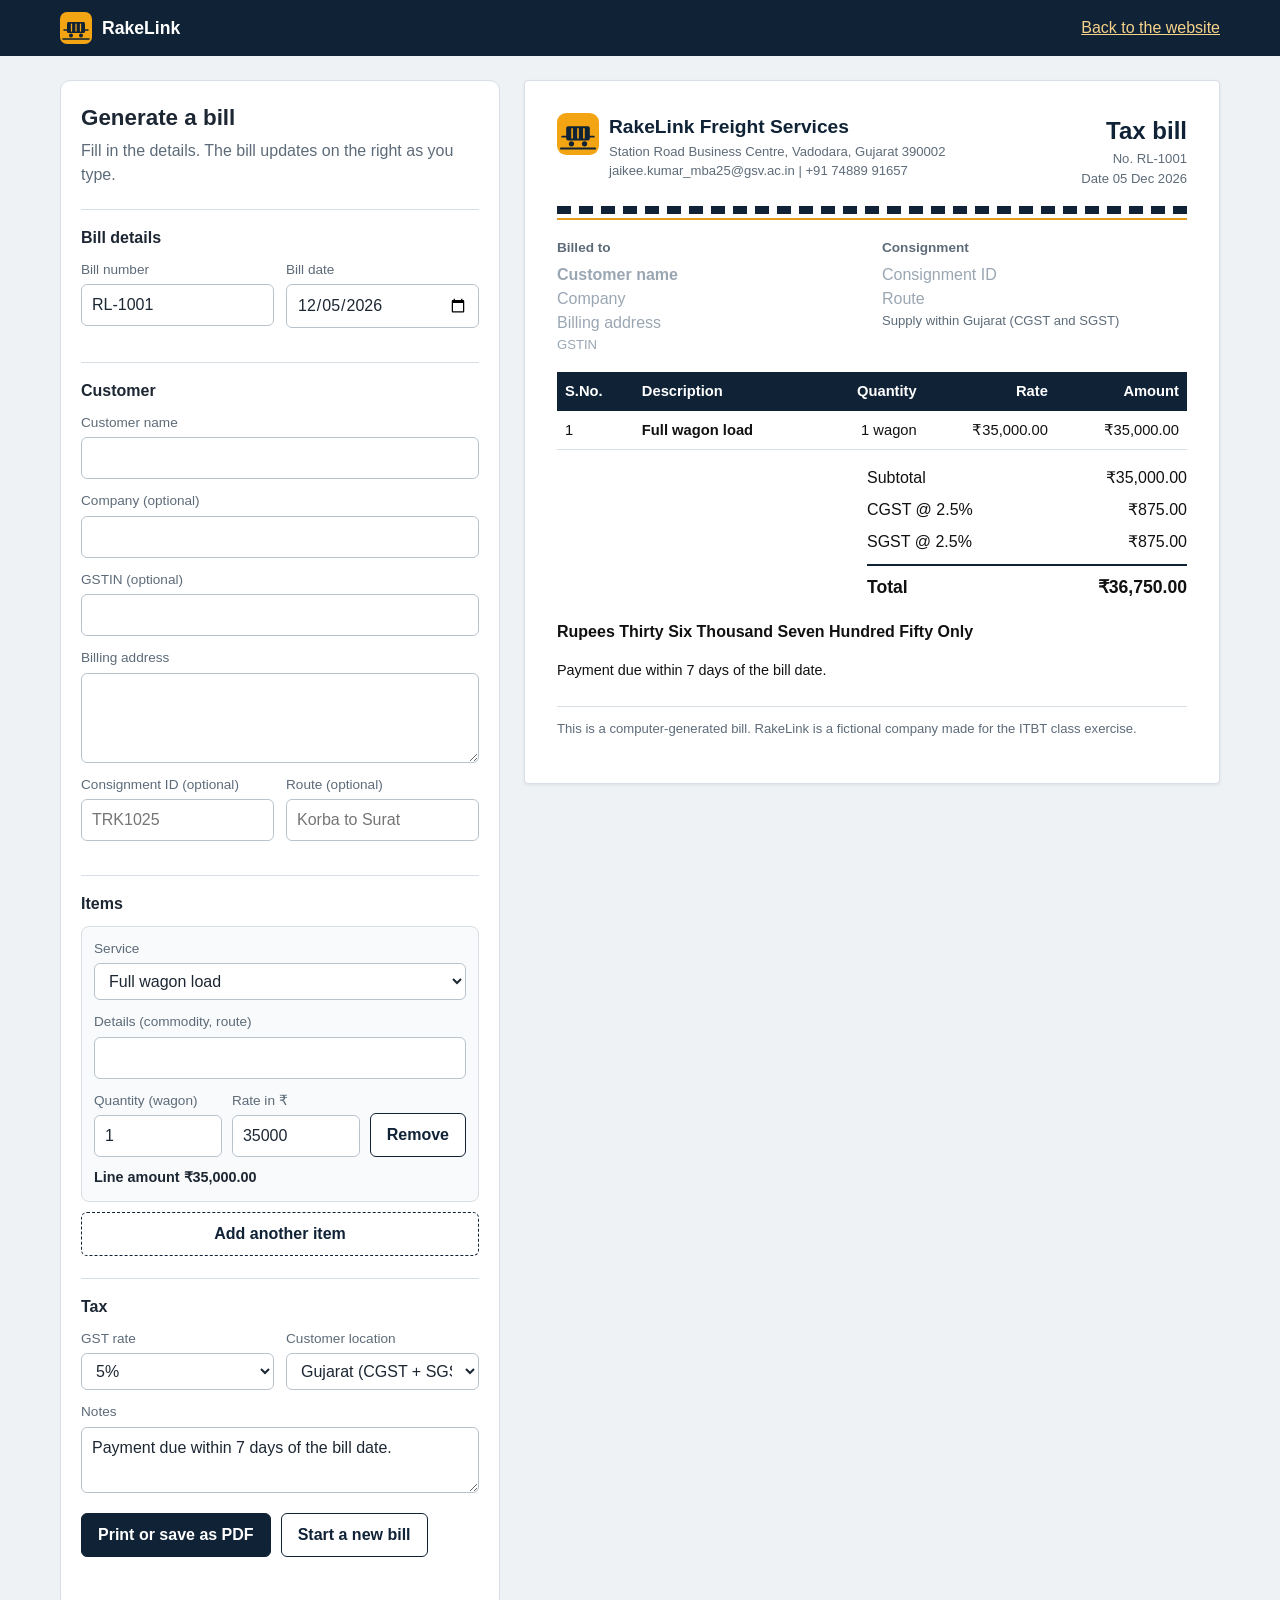
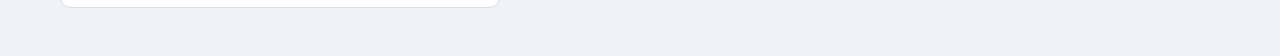
<file: bill-generator.html>
<!DOCTYPE html>
<html lang="en">
<head>
<meta charset="utf-8">
<meta name="viewport" content="width=device-width, initial-scale=1">
<title>Generate a bill | RakeLink</title>
<link rel="icon" href="images/logo.svg">
<style>
:root{--navy:#0F2236;--amber:#E39A1B;--ink:#1c2733;--muted:#5d6b79;--line:#d8dee5;--bg:#eef2f5}
*{box-sizing:border-box}
body{margin:0;font:16px/1.5 "Segoe UI",Roboto,Helvetica,Arial,sans-serif;color:var(--ink);background:var(--bg)}
.topbar{background:var(--navy)}
.topbar .in{max-width:1200px;margin:auto;padding:12px 20px;display:flex;align-items:center;justify-content:space-between;gap:12px}
.brand{display:flex;align-items:center;gap:10px;color:#fff;text-decoration:none;font-weight:700;font-size:1.1rem}
.brand img{height:32px;width:auto}
.back{color:#f6d28a}
.layout{max-width:1200px;margin:0 auto;padding:24px 20px 48px;display:grid;grid-template-columns:minmax(0,440px) minmax(0,1fr);gap:24px;align-items:start}
@media(max-width:900px){.layout{grid-template-columns:minmax(0,1fr)}}
.panel{background:#fff;border:1px solid var(--line);border-radius:10px;padding:20px}
.panel h1{font-size:1.4rem;margin:0 0 4px}
.panel h2{font-size:1rem;margin:22px 0 10px;padding-top:16px;border-top:1px solid var(--line)}
.panel p.lead{margin:0;color:var(--muted)}
label{display:block;font-size:.85rem;color:var(--muted);margin-bottom:12px}
input,select,textarea{display:block;width:100%;margin-top:4px;font:inherit;font-size:1rem;padding:8px 10px;border:1px solid #b9c3cd;border-radius:6px;background:#fff;color:var(--ink)}
textarea{resize:vertical}
.row{display:grid;grid-template-columns:1fr 1fr;gap:12px}
.item{border:1px solid var(--line);border-radius:8px;padding:12px;margin-bottom:10px;background:#f8fafb}
.row3{display:grid;grid-template-columns:1fr 1fr auto;gap:10px;align-items:end}
.row3 label{margin-bottom:0}
.amt{margin:10px 0 0;font-size:.9rem;color:var(--ink);font-weight:600}
.btn{font:inherit;font-weight:600;padding:9px 16px;border-radius:6px;border:1px solid var(--navy);background:#fff;color:var(--navy);cursor:pointer}
.btn.primary{background:var(--navy);color:#fff}
.btn.add{border-style:dashed;width:100%}
.btn:hover{background:#e8eef4}.btn.primary:hover{background:#1b3a58}
.btn:focus-visible,input:focus-visible,select:focus-visible,textarea:focus-visible,a:focus-visible{outline:3px solid var(--amber);outline-offset:1px}
.actions{display:flex;gap:10px;flex-wrap:wrap;margin-top:20px}
.msg{min-height:1.4em;margin:10px 0 0;color:#b3261e;font-size:.9rem}
.paper{background:#fff;border:1px solid var(--line);border-radius:4px;padding:32px;box-shadow:0 1px 3px rgba(15,34,54,.08);color:#111;min-width:0}
.ph{display:flex;justify-content:space-between;gap:16px;flex-wrap:wrap}
.co{display:flex;gap:10px;align-items:flex-start}
.co img{height:42px;width:auto}
.co b{font-size:1.2rem;color:var(--navy)}
.small{font-size:.82rem;color:var(--muted)}
.title{text-align:right}
.title .t{font-size:1.5rem;font-weight:700;color:var(--navy);margin:0}
.sleepers{height:8px;margin:18px 0 4px;background:repeating-linear-gradient(90deg,var(--navy) 0 14px,transparent 14px 22px)}
.rail{height:2px;background:var(--amber);margin-bottom:18px}
.meta{display:grid;grid-template-columns:1fr 1fr;gap:20px;margin-bottom:18px}
.meta h3{margin:0 0 4px;font-size:.85rem;color:var(--muted);font-weight:600}
.meta p{margin:0;white-space:pre-line}
.empty{color:#9aa6b2}
.tw{overflow-x:auto}
table{width:100%;border-collapse:collapse;font-size:.92rem}
th{background:var(--navy);color:#fff;text-align:left;padding:8px;font-weight:600;-webkit-print-color-adjust:exact;print-color-adjust:exact}
td{padding:8px;border-bottom:1px solid var(--line);vertical-align:top}
.num{text-align:right;font-variant-numeric:tabular-nums;white-space:nowrap}
.totals{margin:12px 0 0 auto;width:min(320px,100%)}
.totals div{display:flex;justify-content:space-between;gap:12px;padding:4px 0;font-variant-numeric:tabular-nums}
.totals .grand{border-top:2px solid var(--navy);margin-top:6px;padding-top:8px;font-weight:700;font-size:1.1rem}
.words{margin:16px 0 0;font-weight:600}
.notes{margin:16px 0 0;white-space:pre-line;font-size:.9rem}
.foot{margin-top:24px;padding-top:12px;border-top:1px solid var(--line)}
@page{size:A4;margin:14mm}
@media print{
  body{background:#fff}
  .topbar,.panel{display:none}
  .layout{display:block;padding:0;max-width:none}
  .paper{border:0;box-shadow:none;padding:0}
  .empty{visibility:hidden}
}
@media(max-width:520px){.paper{padding:18px}.meta{grid-template-columns:1fr}.title{text-align:left}}
</style>
</head>
<body>
<header class="topbar"><div class="in">
  <a class="brand" href="index.html"><img src="images/logo.svg" alt="">RakeLink</a>
  <a class="back" href="index.html">Back to the website</a>
</div></header>

<main class="layout">
  <section class="panel" aria-labelledby="ttl">
    <h1 id="ttl">Generate a bill</h1>
    <p class="lead">Fill in the details. The bill updates on the right as you type.</p>

    <h2>Bill details</h2>
    <div class="row">
      <label>Bill number<input id="iNo" type="text"></label>
      <label>Bill date<input id="iDate" type="date"></label>
    </div>

    <h2>Customer</h2>
    <label>Customer name<input id="cName" type="text" autocomplete="off"></label>
    <label>Company (optional)<input id="cCo" type="text" autocomplete="off"></label>
    <label>GSTIN (optional)<input id="cGst" type="text" maxlength="15" autocomplete="off"></label>
    <label>Billing address<textarea id="cAddr" rows="3"></textarea></label>
    <div class="row">
      <label>Consignment ID (optional)<input id="cTrk" type="text" placeholder="TRK1025"></label>
      <label>Route (optional)<input id="cRoute" type="text" placeholder="Korba to Surat"></label>
    </div>

    <h2>Items</h2>
    <div id="items"></div>
    <button type="button" class="btn add" id="addItem">Add another item</button>

    <h2>Tax</h2>
    <div class="row">
      <label>GST rate
        <select id="gst"><option value="5" selected>5%</option><option value="12">12%</option><option value="18">18%</option><option value="0">0%</option></select>
      </label>
      <label>Customer location
        <select id="tax"><option value="intra" selected>Gujarat (CGST + SGST)</option><option value="igst">Outside Gujarat (IGST)</option></select>
      </label>
    </div>
    <label>Notes<textarea id="notes" rows="2">Payment due within 7 days of the bill date.</textarea></label>

    <div class="actions">
      <button type="button" class="btn primary" id="print">Print or save as PDF</button>
      <button type="button" class="btn" id="reset">Start a new bill</button>
    </div>
    <p class="msg" id="msg" role="status"></p>
  </section>

  <section class="paper" id="invoice" aria-label="Bill preview">
    <div class="ph">
      <div class="co">
        <img src="images/logo.svg" alt="">
        <div>
          <b>RakeLink Freight Services</b>
          <div class="small">Station Road Business Centre, Vadodara, Gujarat 390002<br>jaikee.kumar_mba25@gsv.ac.in | +91 74889 91657</div>
        </div>
      </div>
      <div class="title">
        <p class="t">Tax bill</p>
        <div class="small">No. <span id="pNo"></span><br>Date <span id="pDate"></span></div>
      </div>
    </div>
    <div class="sleepers"></div><div class="rail"></div>

    <div class="meta">
      <div>
        <h3>Billed to</h3>
        <p><b id="pName"></b></p>
        <p id="pCo"></p>
        <p id="pAddr"></p>
        <p class="small" id="pGstin"></p>
      </div>
      <div>
        <h3>Consignment</h3>
        <p id="pTrk"></p>
        <p id="pRoute"></p>
        <p class="small" id="pSupply"></p>
      </div>
    </div>

    <div class="tw">
      <table>
        <thead><tr><th>S.No.</th><th>Description</th><th class="num">Quantity</th><th class="num">Rate</th><th class="num">Amount</th></tr></thead>
        <tbody id="pRows"></tbody>
      </table>
    </div>

    <div class="totals">
      <div><span>Subtotal</span><span id="tSub"></span></div>
      <div id="rC"><span id="lC"></span><span id="tC"></span></div>
      <div id="rS"><span id="lS"></span><span id="tS"></span></div>
      <div id="rI"><span id="lI"></span><span id="tI"></span></div>
      <div class="grand"><span>Total</span><span id="tGrand"></span></div>
    </div>
    <p class="words" id="pWords"></p>
    <p class="notes" id="pNotes"></p>
    <p class="small foot">This is a computer-generated bill. RakeLink is a fictional company made for the ITBT class exercise.</p>
  </section>
</main>

<script>
(function () {
  var SERVICES = [
    { id: 'fwl', name: 'Full wagon load', unit: 'wagon', rate: 35000 },
    { id: 'pl', name: 'Part load', unit: 'tonne', rate: 1400 },
    { id: 'fr', name: 'Full rake', unit: 'rake', rate: 1600000 },
    { id: 'cr', name: 'Container by rail (20-ft)', unit: 'container', rate: 20000 },
    { id: 'trk', name: 'First and last mile trucking', unit: 'km', rate: 45 },
    { id: 'doc', name: 'Tracking and documents', unit: 'booking', rate: 500 },
    { id: 'cus', name: 'Other charge', unit: 'unit', rate: 0 }
  ];
  var $ = function (id) { return document.getElementById(id); };
  var svc = function (id) { return SERVICES.filter(function (s) { return s.id === id; })[0]; };
  var rs = function (paise) { return '\u20B9' + (paise / 100).toLocaleString('en-IN', { minimumFractionDigits: 2, maximumFractionDigits: 2 }); };
  var items = [];

  function getSeq() { try { return parseInt(localStorage.getItem('rakelink-bill-seq'), 10) || 1001; } catch (e) { return 1001; } }
  function setSeq(n) { try { localStorage.setItem('rakelink-bill-seq', n); } catch (e) {} }
  function today() { var d = new Date(); d.setMinutes(d.getMinutes() - d.getTimezoneOffset()); return d.toISOString().slice(0, 10); }
  function fmtDate(v) { if (!v) return ''; return new Date(v + 'T00:00:00').toLocaleDateString('en-IN', { day: '2-digit', month: 'short', year: 'numeric' }); }

  var ONES = ['', 'One', 'Two', 'Three', 'Four', 'Five', 'Six', 'Seven', 'Eight', 'Nine', 'Ten', 'Eleven', 'Twelve', 'Thirteen', 'Fourteen', 'Fifteen', 'Sixteen', 'Seventeen', 'Eighteen', 'Nineteen'];
  var TENS = ['', '', 'Twenty', 'Thirty', 'Forty', 'Fifty', 'Sixty', 'Seventy', 'Eighty', 'Ninety'];
  function two(x) { return x < 20 ? ONES[x] : TENS[Math.floor(x / 10)] + (x % 10 ? ' ' + ONES[x % 10] : ''); }
  function three(x) { return (x > 99 ? ONES[Math.floor(x / 100)] + ' Hundred' + (x % 100 ? ' ' : '') : '') + (x % 100 ? two(x % 100) : ''); }
  function words(n) {
    if (n === 0) return 'Zero';
    var out = '', cr = Math.floor(n / 1e7); n %= 1e7;
    var lk = Math.floor(n / 1e5); n %= 1e5;
    var th = Math.floor(n / 1e3); n %= 1e3;
    if (cr) out += words(cr) + ' Crore ';
    if (lk) out += two(lk) + ' Lakh ';
    if (th) out += two(th) + ' Thousand ';
    if (n) out += three(n);
    return out.trim();
  }
  function inWords(paise) {
    var r = Math.floor(paise / 100), p = paise % 100;
    return 'Rupees ' + words(r) + (p ? ' and ' + words(p) + ' Paise' : '') + ' Only';
  }

  function put(id, val, placeholder) {
    var el = $(id), v = (val || '').trim();
    el.textContent = v || placeholder;
    el.classList.toggle('empty', !v);
  }

  function renderEditor() {
    var box = $('items');
    box.textContent = '';
    var opts = SERVICES.map(function (s) { return '<option value="' + s.id + '">' + s.name + '</option>'; }).join('');
    items.forEach(function (it, i) {
      var d = document.createElement('div');
      d.className = 'item';
      d.setAttribute('data-i', i);
      d.innerHTML =
        '<label>Service<select data-k="svc">' + opts + '</select></label>' +
        '<label>Details (commodity, route)<input data-k="desc" type="text"></label>' +
        '<div class="row3">' +
        '<label>Quantity (<span class="u"></span>)<input data-k="qty" type="number" min="0" step="any"></label>' +
        '<label>Rate in \u20B9<input data-k="rate" type="number" min="0" step="any"></label>' +
        '<button type="button" class="btn rm">Remove</button></div>' +
        '<p class="amt"></p>';
      box.appendChild(d);
      d.querySelector('[data-k=svc]').value = it.svc;
      d.querySelector('[data-k=desc]').value = it.desc;
      d.querySelector('[data-k=qty]').value = it.qty;
      d.querySelector('[data-k=rate]').value = it.rate;
      d.querySelector('.u').textContent = svc(it.svc).unit;
      d.querySelector('.rm').disabled = items.length === 1;
    });
    update();
  }

  function update() {
    var g = parseFloat($('gst').value) || 0, igst = $('tax').value === 'igst';
    put('pNo', $('iNo').value, '-');
    put('pDate', fmtDate($('iDate').value), '-');
    put('pName', $('cName').value, 'Customer name');
    put('pCo', $('cCo').value, 'Company');
    put('pAddr', $('cAddr').value, 'Billing address');
    put('pGstin', $('cGst').value ? 'GSTIN ' + $('cGst').value.trim().toUpperCase() : '', 'GSTIN');
    put('pTrk', $('cTrk').value ? 'Consignment ' + $('cTrk').value.trim() : '', 'Consignment ID');
    put('pRoute', $('cRoute').value ? 'Route: ' + $('cRoute').value.trim() : '', 'Route');
    $('pSupply').textContent = igst ? 'Interstate supply (IGST)' : 'Supply within Gujarat (CGST and SGST)';
    $('pNotes').textContent = $('notes').value.trim();

    var body = $('pRows'), subP = 0, n = 0;
    body.textContent = '';
    document.querySelectorAll('#items .item').forEach(function (card, i) {
      var it = items[i], p = Math.round((it.qty || 0) * (it.rate || 0) * 100);
      card.querySelector('.amt').textContent = 'Line amount ' + rs(p);
      if (p <= 0) return;
      subP += p; n++;
      var tr = document.createElement('tr'), s = svc(it.svc);
      var c1 = document.createElement('td'); c1.textContent = n;
      var c2 = document.createElement('td'), b = document.createElement('b'); b.textContent = s.name; c2.appendChild(b);
      if (it.desc.trim()) { var sm = document.createElement('div'); sm.className = 'small'; sm.textContent = it.desc.trim(); c2.appendChild(sm); }
      var c3 = document.createElement('td'); c3.className = 'num'; c3.textContent = it.qty + ' ' + s.unit;
      var c4 = document.createElement('td'); c4.className = 'num'; c4.textContent = rs(Math.round(it.rate * 100));
      var c5 = document.createElement('td'); c5.className = 'num'; c5.textContent = rs(p);
      [c1, c2, c3, c4, c5].forEach(function (c) { tr.appendChild(c); });
      body.appendChild(tr);
    });
    if (!n) {
      var e = document.createElement('tr'), td = document.createElement('td');
      td.colSpan = 5; td.className = 'empty'; td.textContent = 'Add an item with a quantity and rate.';
      e.appendChild(td); body.appendChild(e);
    }

    var gstP = Math.round(subP * g / 100), half = Math.floor(gstP / 2);
    $('tSub').textContent = rs(subP);
    $('rC').style.display = $('rS').style.display = igst ? 'none' : 'flex';
    $('rI').style.display = igst ? 'flex' : 'none';
    $('lC').textContent = 'CGST @ ' + (g / 2) + '%'; $('tC').textContent = rs(half);
    $('lS').textContent = 'SGST @ ' + (g / 2) + '%'; $('tS').textContent = rs(gstP - half);
    $('lI').textContent = 'IGST @ ' + g + '%'; $('tI').textContent = rs(gstP);
    $('tGrand').textContent = rs(subP + gstP);
    $('pWords').textContent = subP ? inWords(subP + gstP) : '';
  }

  function resetForm() {
    ['cName', 'cCo', 'cGst', 'cAddr', 'cTrk', 'cRoute'].forEach(function (id) { $(id).value = ''; });
    $('iNo').value = 'RL-' + getSeq();
    $('iDate').value = today();
    items = [{ svc: 'fwl', desc: '', qty: 1, rate: 35000 }];
    $('msg').textContent = '';
    renderEditor();
  }

  $('items').addEventListener('input', function (ev) {
    var card = ev.target.closest('.item'); if (!card) return;
    var it = items[+card.getAttribute('data-i')], k = ev.target.getAttribute('data-k');
    if (!k) return;
    if (k === 'svc') {
      var s = svc(ev.target.value);
      it.svc = s.id; it.rate = s.rate;
      card.querySelector('[data-k=rate]').value = s.rate;
      card.querySelector('.u').textContent = s.unit;
    } else if (k === 'desc') {
      it.desc = ev.target.value;
    } else {
      it[k] = parseFloat(ev.target.value) || 0;
    }
    update();
  });
  $('items').addEventListener('click', function (ev) {
    if (!ev.target.classList.contains('rm')) return;
    items.splice(+ev.target.closest('.item').getAttribute('data-i'), 1);
    renderEditor();
  });
  $('addItem').addEventListener('click', function () {
    items.push({ svc: 'fwl', desc: '', qty: 1, rate: 35000 });
    renderEditor();
    var cards = document.querySelectorAll('#items .item');
    cards[cards.length - 1].querySelector('select').focus();
  });
  ['iNo', 'iDate', 'cName', 'cCo', 'cGst', 'cAddr', 'cTrk', 'cRoute', 'gst', 'tax', 'notes'].forEach(function (id) {
    $(id).addEventListener('input', update);
  });
  $('print').addEventListener('click', function () {
    if (!$('cName').value.trim()) { $('msg').textContent = 'Enter the customer name before printing.'; $('cName').focus(); return; }
    if (!document.querySelector('#pRows .num')) { $('msg').textContent = 'Add at least one item with a quantity and rate.'; return; }
    $('msg').textContent = '';
    window.print();
  });
  $('reset').addEventListener('click', function () { setSeq(getSeq() + 1); resetForm(); });

  resetForm();
})();
</script>
</body>
</html>
</file>
